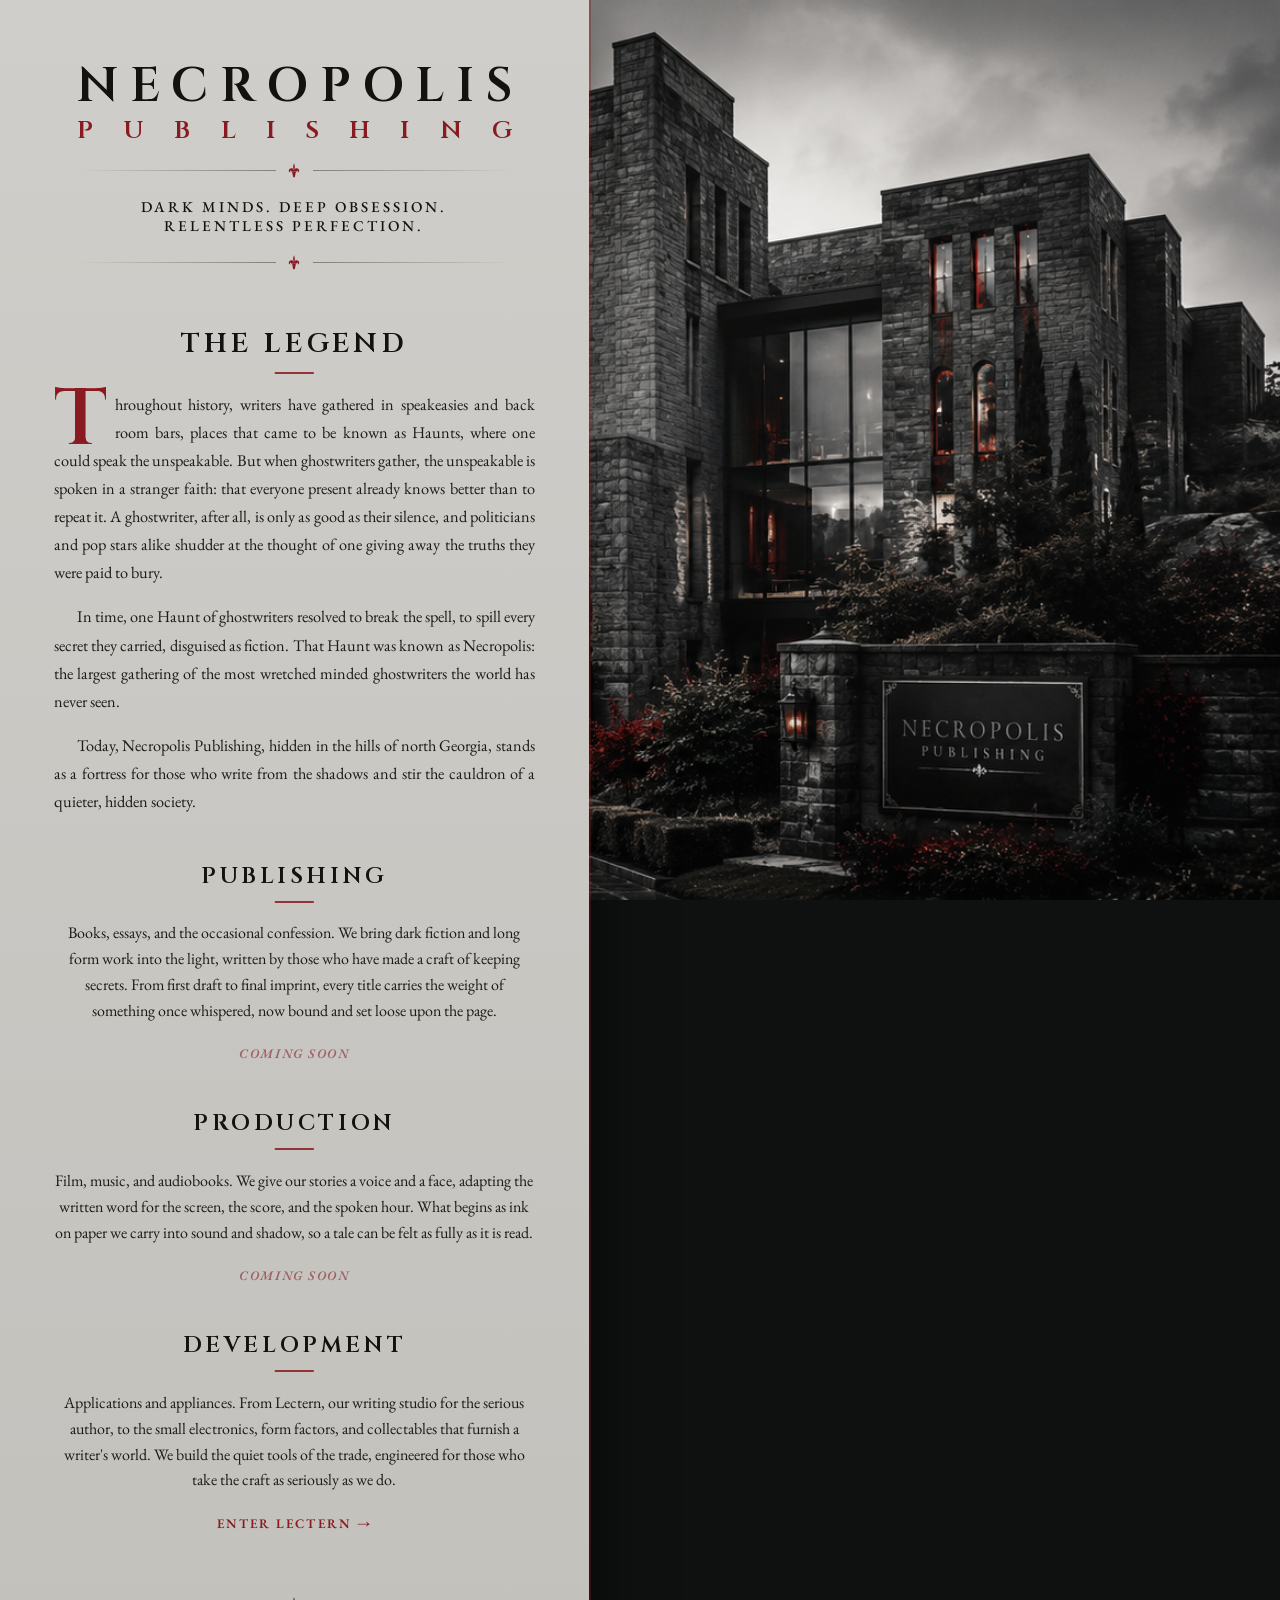
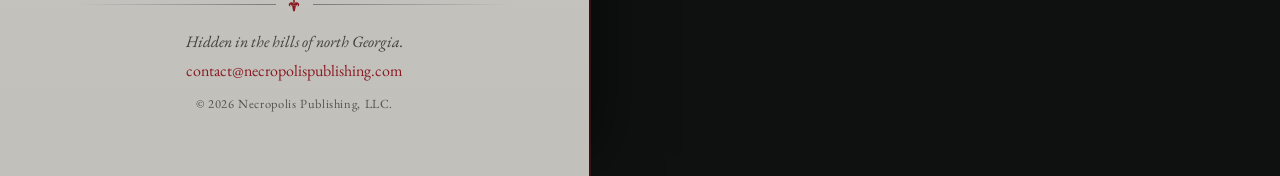
<file: index.html>
<!DOCTYPE html>
<html lang="en" class="no-js">
<head>
  <meta charset="UTF-8">
  <meta name="viewport" content="width=device-width, initial-scale=1.0">
  <title>Necropolis Publishing</title>
  <meta name="description" content="Necropolis Publishing. Dark minds. Deep obsession. Relentless perfection. A fortress for those who write from the shadows, hidden in the hills of north Georgia.">

  <!-- Open Graph -->
  <meta property="og:title" content="Necropolis Publishing">
  <meta property="og:description" content="Dark minds. Deep obsession. Relentless perfection.">
  <meta property="og:type" content="website">
  <meta property="og:url" content="https://necropolispublishing.com">
  <meta property="og:image" content="https://necropolispublishing.com/og-image.png">
  <meta name="twitter:card" content="summary">
  <meta name="twitter:title" content="Necropolis Publishing">
  <meta name="twitter:description" content="Dark minds. Deep obsession. Relentless perfection.">
  <meta name="twitter:image" content="https://necropolispublishing.com/og-image.png">
  <meta name="theme-color" content="#8a1a22">

  <!-- Favicons. Keep these files in the same folder as this page. -->
  <link rel="icon" href="favicon.ico" sizes="any">
  <link rel="icon" type="image/svg+xml" href="favicon.svg">
  <link rel="apple-touch-icon" href="apple-touch-icon.png">
  <link rel="manifest" href="site.webmanifest">

  <!-- Display face: our own Necropolis Titling (Cinzel derivative, OFL, self-hosted). Body: EB Garamond. -->
  <link rel="preconnect" href="https://fonts.googleapis.com">
  <link rel="preconnect" href="https://fonts.gstatic.com" crossorigin>
  <link href="https://fonts.googleapis.com/css2?family=EB+Garamond:ital,wght@0,400;0,500;0,600;1,400&display=swap" rel="stylesheet">

  <script>document.documentElement.className = 'js';</script>

  <style>
    @font-face {
      font-family: 'Necropolis Titling';
      src: url('NecropolisTitling.woff2') format('woff2');
      font-weight: 100 900;
      font-style: normal;
      font-display: swap;
    }
    :root {
      --panel-top: #cfceca;
      --panel-bottom: #c1c0bb;
      --ink: #1c1b18;
      --ink-strong: #131210;
      --ink-soft: #423f39;
      --crimson: #8a1a22;
      --crimson-deep: #6d1219;
      --crimson-mute: #a06166;
      --rule: rgba(26, 24, 22, 0.42);
      --wordmark-w: clamp(16rem, 34vw, 28rem);
      --measure: 33rem;
      --serif: 'EB Garamond', 'Palatino Linotype', Palatino, 'Book Antiqua', Georgia, serif;
      --display: 'Necropolis Titling', 'Cinzel', 'Times New Roman', serif;
    }

    * { margin: 0; padding: 0; box-sizing: border-box; }

    html, body { height: 100%; }

    body {
      min-height: 100vh;
      background-color: #0f1010;
      color: var(--ink);
      font-family: var(--serif);
      -webkit-font-smoothing: antialiased;
      text-rendering: optimizeLegibility;
    }

    /* Fixed atmosphere behind everything. Using a fixed element rather than
       background-attachment for reliable rendering across engines. */
    .bg {
      position: fixed;
      inset: 0;
      z-index: 0;
      background-color: #14140f;
      background-image: url('necropolis_no_text.png');
      background-size: cover;
      background-position: center right;
      background-repeat: no-repeat;
    }

    /* Castle masthead shown only on narrow screens. */
    .hero {
      display: none;
      position: relative;
      z-index: 1;
      width: 100%;
      height: 42vh;
      min-height: 260px;
      background-image: url('necropolis_no_text.png');
      background-size: cover;
      background-position: center;
    }
    .hero::after {
      content: '';
      position: absolute;
      inset: 0;
      background: linear-gradient(180deg, rgba(15, 16, 16, 0.10) 40%, var(--panel-top) 100%);
    }

    .panel {
      position: relative;
      z-index: 1;
      width: min(46%, 640px);
      min-height: 100vh;
      background: linear-gradient(180deg, var(--panel-top) 0%, var(--panel-bottom) 100%);
      padding: clamp(3rem, 7vh, 6rem) clamp(1.6rem, 4.2vw, 3.6rem) 4rem;
      box-shadow: 2px 0 0 rgba(138, 26, 34, 0.35), 26px 0 60px -22px rgba(0, 0, 0, 0.6);
    }

    .wrap {
      max-width: var(--measure);
      margin: 0 auto;
      text-align: center;
    }

    /* Wordmark. Both lines fill the same width edge to edge via flex,
       so PUBLISHING sits directly under NECROPOLIS end to end. */
    .brand { width: var(--wordmark-w); margin: 0 auto; }

    .brand-line {
      display: flex;
      justify-content: space-between;
      line-height: 1;
      font-family: var(--display);
    }
    .brand-line span { display: block; }

    .brand-necropolis {
      font-size: clamp(2.1rem, 4.6vw, 3rem);
      font-weight: 600;
      color: var(--ink-strong);
    }
    .brand-publishing {
      margin-top: 0.5rem;
      font-size: clamp(1.15rem, 2.4vw, 1.55rem);
      font-weight: 500;
      color: var(--crimson);
    }

    /* Ornamental rule. One definition, reused, so both lines are identical. */
    .rule {
      display: flex;
      align-items: center;
      gap: 0.7rem;
      width: var(--wordmark-w);
      margin: 1.15rem auto;
    }
    .rule-line { flex: 1; height: 1px; }
    .rule-line.left { background: linear-gradient(to right, transparent, var(--rule)); }
    .rule-line.right { background: linear-gradient(to left, transparent, var(--rule)); }
    .fleur {
      flex: none;
      height: 1.05rem;
      width: auto;
      fill: var(--crimson);
      display: block;
    }

    .tagline {
      font-size: clamp(0.72rem, 1.4vw, 0.94rem);
      font-weight: 500;
      letter-spacing: 0.2em;
      text-transform: uppercase;
      color: var(--ink-strong);
      margin: 0 auto;
    }

    /* Section headings, shared by The Legend and the three offers. */
    .section {
      margin-top: clamp(2.6rem, 6vh, 4.2rem);
    }
    .section-title {
      position: relative;
      font-family: var(--display);
      font-weight: 600;
      letter-spacing: 0.16em;
      text-transform: uppercase;
      color: var(--ink-strong);
      font-size: clamp(1.25rem, 2.6vw, 1.7rem);
      padding-bottom: 0.75rem;
      margin-bottom: 1.1rem;
    }
    .section-title::after {
      content: '';
      position: absolute;
      left: 50%;
      bottom: 0;
      transform: translateX(-50%);
      width: 2.4rem;
      height: 2px;
      background: var(--crimson);
      opacity: 0.85;
    }

    /* The legend reads like a book: left aligned with a crimson drop cap.
       first-letter is used instead of initial-letter, which does not render
       reliably in this environment. */
    .legend { text-align: left; }
    .legend p {
      font-size: clamp(1.02rem, 1.1vw, 1.14rem);
      line-height: 1.72;
      color: var(--ink);
      margin: 0 0 1rem;
      text-align: justify;
      -webkit-hyphens: auto;
      hyphens: auto;
    }
    .legend p + p { text-indent: 1.4em; }
    .legend p:first-of-type::first-letter {
      float: left;
      font-family: var(--display);
      font-weight: 600;
      font-size: 4.9em;
      line-height: 0.68;
      padding: 0.02em 0.1em 0 0;
      color: var(--crimson);
    }

    /* Offers */
    .offer { margin-top: clamp(2.2rem, 5vh, 3.4rem); }
    .offer-title { font-size: clamp(1.05rem, 2.2vw, 1.4rem); }
    .offer-copy {
      font-size: clamp(1rem, 1vw, 1.1rem);
      line-height: 1.62;
      color: var(--ink);
      margin: 0 auto 1.15rem;
      max-width: 30rem;
    }

    .cta {
      display: inline-block;
      font-family: var(--serif);
      font-weight: 600;
      font-size: 0.82rem;
      letter-spacing: 0.16em;
      text-transform: uppercase;
    }
    .cta-live {
      position: relative;
      color: var(--crimson);
      text-decoration: none;
      transition: color 0.3s ease;
    }
    .cta-live::after {
      content: '';
      position: absolute;
      left: 0; right: 0; bottom: -3px;
      height: 1px;
      background: currentColor;
      transform: scaleX(0);
      transform-origin: left;
      transition: transform 0.35s ease;
    }
    .cta-live:hover, .cta-live:focus-visible { color: var(--crimson-deep); }
    .cta-live:hover::after, .cta-live:focus-visible::after { transform: scaleX(1); }
    .cta-live:focus-visible { outline: 2px solid var(--crimson); outline-offset: 4px; }
    .cta-live .arrow { font-family: var(--serif); margin-left: 0.4em; }

    .cta-dead {
      color: var(--crimson-mute);
      font-style: italic;
      letter-spacing: 0.12em;
      cursor: not-allowed;
      user-select: none;
    }

    /* Footer */
    .footer {
      margin-top: clamp(3rem, 7vh, 5rem);
      color: var(--ink-soft);
    }
    .footer .place {
      font-style: italic;
      font-size: 1rem;
      margin-bottom: 0.5rem;
    }
    .footer a {
      color: var(--crimson);
      text-decoration: none;
      border-bottom: 1px solid transparent;
      transition: border-color 0.3s ease;
    }
    .footer a:hover { border-color: var(--crimson); }
    .footer .copy {
      display: block;
      margin-top: 0.9rem;
      font-size: 0.78rem;
      letter-spacing: 0.05em;
      opacity: 0.85;
    }

    /* Gentle reveal on scroll, progressive and motion safe. */
    .js .reveal { opacity: 0; transform: translateY(14px); transition: opacity 0.8s ease, transform 0.8s ease; }
    .js .reveal.in { opacity: 1; transform: none; }
    @media (prefers-reduced-motion: reduce) {
      .js .reveal { opacity: 1; transform: none; transition: none; }
    }

    @media (max-width: 900px) {
      .bg { display: none; }
      .hero { display: block; }
      .panel {
        width: 100%;
        box-shadow: none;
        border: none;
        background: linear-gradient(180deg, var(--panel-top) 0%, var(--panel-bottom) 100%);
      }
    }
  </style>
</head>
<body>
  <div class="bg"></div>

  <div class="hero" aria-hidden="true"></div>

  <main class="panel">
    <div class="wrap">

      <!-- Wordmark, recreated from the reference. -->
      <header class="reveal">
        <div class="brand" aria-label="Necropolis Publishing">
          <div class="brand-line brand-necropolis" aria-hidden="true">
            <span>N</span><span>E</span><span>C</span><span>R</span><span>O</span><span>P</span><span>O</span><span>L</span><span>I</span><span>S</span>
          </div>
          <div class="brand-line brand-publishing" aria-hidden="true">
            <span>P</span><span>U</span><span>B</span><span>L</span><span>I</span><span>S</span><span>H</span><span>I</span><span>N</span><span>G</span>
          </div>
        </div>

        <div class="rule" aria-hidden="true">
          <span class="rule-line left"></span>
          <svg class="fleur" viewBox="0 0 100 120" xmlns="http://www.w3.org/2000/svg" role="img" aria-label="fleur-de-lis">
            <path d="M50 8 C 44 26 40 42 50 58 C 60 42 56 26 50 8 Z"/>
            <path d="M50 52 C 40 44 26 42 18 50 C 8 60 12 76 26 74 C 16 68 22 56 40 60 C 44 56 47 54 50 52 Z"/>
            <path d="M50 52 C 60 44 74 42 82 50 C 92 60 88 76 74 74 C 84 68 78 56 60 60 C 56 56 53 54 50 52 Z"/>
            <rect x="26" y="58" width="48" height="9" rx="4"/>
            <path d="M36 67 L64 67 L57 104 C 57 112 43 112 43 104 Z"/>
          </svg>
          <span class="rule-line right"></span>
        </div>

        <p class="tagline">Dark minds. Deep obsession.<br>Relentless perfection.</p>

        <div class="rule" aria-hidden="true">
          <span class="rule-line left"></span>
          <svg class="fleur" viewBox="0 0 100 120" xmlns="http://www.w3.org/2000/svg" role="img" aria-label="fleur-de-lis">
            <path d="M50 8 C 44 26 40 42 50 58 C 60 42 56 26 50 8 Z"/>
            <path d="M50 52 C 40 44 26 42 18 50 C 8 60 12 76 26 74 C 16 68 22 56 40 60 C 44 56 47 54 50 52 Z"/>
            <path d="M50 52 C 60 44 74 42 82 50 C 92 60 88 76 74 74 C 84 68 78 56 60 60 C 56 56 53 54 50 52 Z"/>
            <rect x="26" y="58" width="48" height="9" rx="4"/>
            <path d="M36 67 L64 67 L57 104 C 57 112 43 112 43 104 Z"/>
          </svg>
          <span class="rule-line right"></span>
        </div>
      </header>

      <!-- The Legend -->
      <section class="section reveal">
        <h2 class="section-title">The Legend</h2>
        <div class="legend">
          <p>Throughout history, writers have gathered in speakeasies and back room bars, places that came to be known as Haunts, where one could speak the unspeakable. But when ghostwriters gather, the unspeakable is spoken in a stranger faith: that everyone present already knows better than to repeat it. A ghostwriter, after all, is only as good as their silence, and politicians and pop stars alike shudder at the thought of one giving away the truths they were paid to bury.</p>
          <p>In time, one Haunt of ghostwriters resolved to break the spell, to spill every secret they carried, disguised as fiction. That Haunt was known as Necropolis: the largest gathering of the most wretched minded ghostwriters the world has never seen.</p>
          <p>Today, Necropolis Publishing, hidden in the hills of north Georgia, stands as a fortress for those who write from the shadows and stir the cauldron of a quieter, hidden society.</p>
        </div>
      </section>

      <!-- Offers -->
      <section class="section offer reveal">
        <h2 class="section-title offer-title">Publishing</h2>
        <p class="offer-copy">Books, essays, and the occasional confession. We bring dark fiction and long form work into the light, written by those who have made a craft of keeping secrets. From first draft to final imprint, every title carries the weight of something once whispered, now bound and set loose upon the page.</p>
        <span class="cta cta-dead" aria-disabled="true">Coming Soon</span>
      </section>

      <section class="section offer reveal">
        <h2 class="section-title offer-title">Production</h2>
        <p class="offer-copy">Film, music, and audiobooks. We give our stories a voice and a face, adapting the written word for the screen, the score, and the spoken hour. What begins as ink on paper we carry into sound and shadow, so a tale can be felt as fully as it is read.</p>
        <span class="cta cta-dead" aria-disabled="true">Coming Soon</span>
      </section>

      <section class="section offer reveal">
        <h2 class="section-title offer-title">Development</h2>
        <p class="offer-copy">Applications and appliances. From Lectern, our writing studio for the serious author, to the small electronics, form factors, and collectables that furnish a writer's world. We build the quiet tools of the trade, engineered for those who take the craft as seriously as we do.</p>
        <a class="cta cta-live" href="https://lectern.necropolispublishing.com/" target="_blank" rel="noopener">Enter Lectern<span class="arrow">&rarr;</span></a>
      </section>

      <!-- Footer -->
      <footer class="footer reveal">
        <div class="rule" aria-hidden="true">
          <span class="rule-line left"></span>
          <svg class="fleur" viewBox="0 0 100 120" xmlns="http://www.w3.org/2000/svg" role="img" aria-label="fleur-de-lis">
            <path d="M50 8 C 44 26 40 42 50 58 C 60 42 56 26 50 8 Z"/>
            <path d="M50 52 C 40 44 26 42 18 50 C 8 60 12 76 26 74 C 16 68 22 56 40 60 C 44 56 47 54 50 52 Z"/>
            <path d="M50 52 C 60 44 74 42 82 50 C 92 60 88 76 74 74 C 84 68 78 56 60 60 C 56 56 53 54 50 52 Z"/>
            <rect x="26" y="58" width="48" height="9" rx="4"/>
            <path d="M36 67 L64 67 L57 104 C 57 112 43 112 43 104 Z"/>
          </svg>
          <span class="rule-line right"></span>
        </div>
        <p class="place">Hidden in the hills of north Georgia.</p>
        <a href="mailto:contact@necropolispublishing.com">contact@necropolispublishing.com</a>
        <span class="copy">&copy; 2026 Necropolis Publishing, LLC.</span>
      </footer>

    </div>
  </main>

  <script>
    (function () {
      var items = document.querySelectorAll('.reveal');
      if (!('IntersectionObserver' in window)) {
        items.forEach(function (el) { el.classList.add('in'); });
        return;
      }
      var io = new IntersectionObserver(function (entries) {
        entries.forEach(function (entry) {
          if (entry.isIntersecting) {
            entry.target.classList.add('in');
            io.unobserve(entry.target);
          }
        });
      }, { threshold: 0.12 });
      items.forEach(function (el) { io.observe(el); });
    })();
  </script>
</body>
</html>
</file>
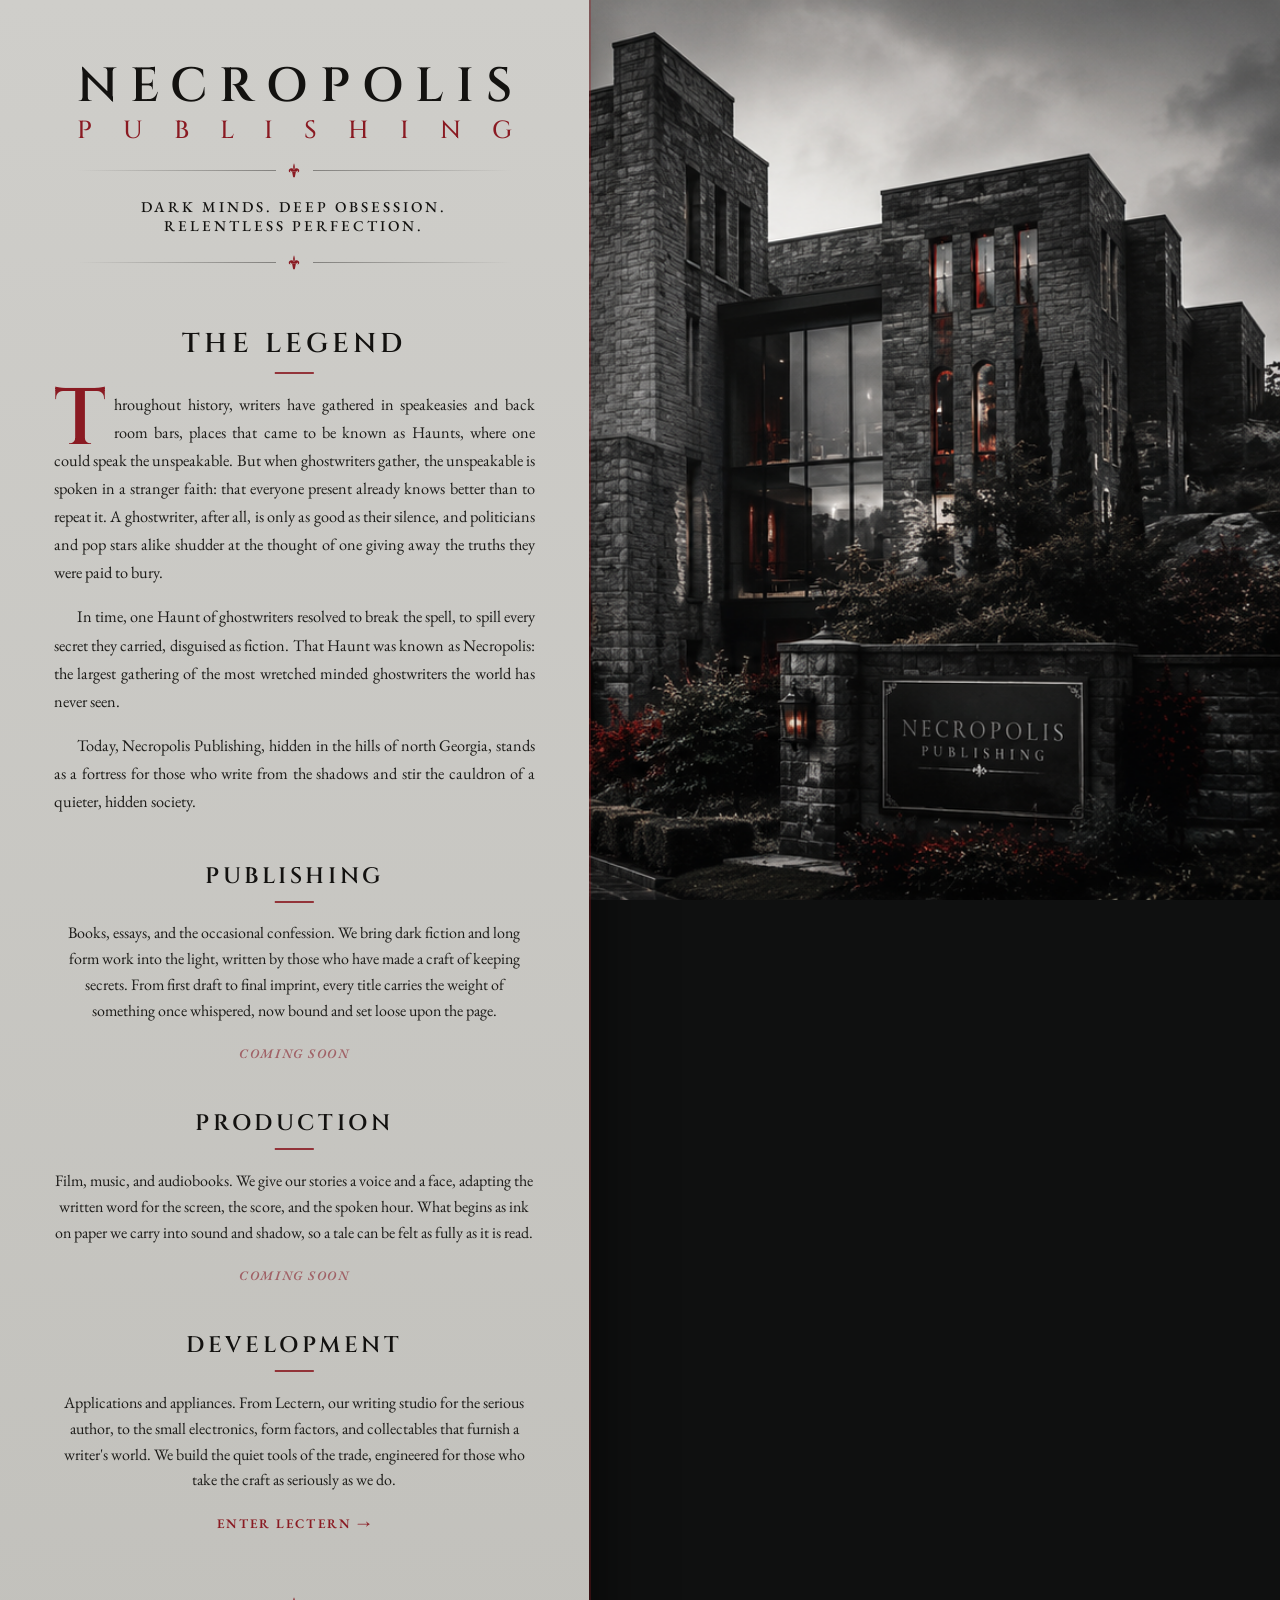
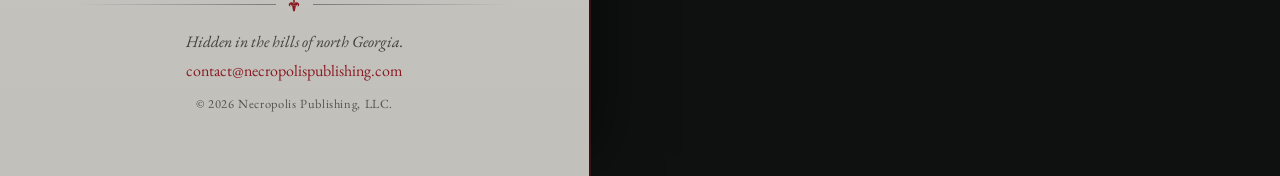
<file: necropolis.html>
<!DOCTYPE html>
<html lang="en" class="no-js">
<head>
  <meta charset="UTF-8">
  <meta name="viewport" content="width=device-width, initial-scale=1.0">
  <title>Necropolis Publishing</title>
  <meta name="description" content="Necropolis Publishing. Dark minds. Deep obsession. Relentless perfection. A fortress for those who write from the shadows, hidden in the hills of north Georgia.">

  <!-- Open Graph. Swap the image path for an absolute URL in production. -->
  <meta property="og:title" content="Necropolis Publishing">
  <meta property="og:description" content="Dark minds. Deep obsession. Relentless perfection.">
  <meta property="og:type" content="website">
  <meta property="og:image" content="necropolis_no_text.png">
  <meta name="theme-color" content="#8a1a22">

  <!-- Favicons. Keep these files in the same folder as this page. -->
  <link rel="icon" href="favicon.ico" sizes="any">
  <link rel="icon" type="image/svg+xml" href="favicon.svg">
  <link rel="apple-touch-icon" href="apple-touch-icon.png">
  <link rel="manifest" href="site.webmanifest">

  <!-- Cinzel is open licensed (OFL). Trajan is commercial and intentionally not used. -->
  <link rel="preconnect" href="https://fonts.googleapis.com">
  <link rel="preconnect" href="https://fonts.gstatic.com" crossorigin>
  <link href="https://fonts.googleapis.com/css2?family=Cinzel:wght@400;500;600;700&family=EB+Garamond:ital,wght@0,400;0,500;0,600;1,400&display=swap" rel="stylesheet">

  <script>document.documentElement.className = 'js';</script>

  <style>
    :root {
      --panel-top: #cfceca;
      --panel-bottom: #c1c0bb;
      --ink: #1c1b18;
      --ink-strong: #131210;
      --ink-soft: #423f39;
      --crimson: #8a1a22;
      --crimson-deep: #6d1219;
      --crimson-mute: #a06166;
      --rule: rgba(26, 24, 22, 0.42);
      --wordmark-w: clamp(16rem, 34vw, 28rem);
      --measure: 33rem;
      --serif: 'EB Garamond', 'Palatino Linotype', Palatino, 'Book Antiqua', Georgia, serif;
      --display: 'Cinzel', 'Times New Roman', serif;
    }

    * { margin: 0; padding: 0; box-sizing: border-box; }

    html, body { height: 100%; }

    body {
      min-height: 100vh;
      background-color: #0f1010;
      color: var(--ink);
      font-family: var(--serif);
      -webkit-font-smoothing: antialiased;
      text-rendering: optimizeLegibility;
    }

    /* Fixed atmosphere behind everything. Using a fixed element rather than
       background-attachment for reliable rendering across engines. */
    .bg {
      position: fixed;
      inset: 0;
      z-index: 0;
      background-color: #14140f;
      background-image: url('necropolis_no_text.png');
      background-size: cover;
      background-position: center right;
      background-repeat: no-repeat;
    }

    /* Castle masthead shown only on narrow screens. */
    .hero {
      display: none;
      position: relative;
      z-index: 1;
      width: 100%;
      height: 42vh;
      min-height: 260px;
      background-image: url('necropolis_no_text.png');
      background-size: cover;
      background-position: center;
    }
    .hero::after {
      content: '';
      position: absolute;
      inset: 0;
      background: linear-gradient(180deg, rgba(15, 16, 16, 0.10) 40%, var(--panel-top) 100%);
    }

    .panel {
      position: relative;
      z-index: 1;
      width: min(46%, 640px);
      min-height: 100vh;
      background: linear-gradient(180deg, var(--panel-top) 0%, var(--panel-bottom) 100%);
      padding: clamp(3rem, 7vh, 6rem) clamp(1.6rem, 4.2vw, 3.6rem) 4rem;
      box-shadow: 2px 0 0 rgba(138, 26, 34, 0.35), 26px 0 60px -22px rgba(0, 0, 0, 0.6);
    }

    .wrap {
      max-width: var(--measure);
      margin: 0 auto;
      text-align: center;
    }

    /* Wordmark. Both lines fill the same width edge to edge via flex,
       so PUBLISHING sits directly under NECROPOLIS end to end. */
    .brand { width: var(--wordmark-w); margin: 0 auto; }

    .brand-line {
      display: flex;
      justify-content: space-between;
      line-height: 1;
      font-family: var(--display);
    }
    .brand-line span { display: block; }

    .brand-necropolis {
      font-size: clamp(2.1rem, 4.6vw, 3rem);
      font-weight: 600;
      color: var(--ink-strong);
    }
    .brand-publishing {
      margin-top: 0.5rem;
      font-size: clamp(1.15rem, 2.4vw, 1.55rem);
      font-weight: 500;
      color: var(--crimson);
    }

    /* Ornamental rule. One definition, reused, so both lines are identical. */
    .rule {
      display: flex;
      align-items: center;
      gap: 0.7rem;
      width: var(--wordmark-w);
      margin: 1.15rem auto;
    }
    .rule-line { flex: 1; height: 1px; }
    .rule-line.left { background: linear-gradient(to right, transparent, var(--rule)); }
    .rule-line.right { background: linear-gradient(to left, transparent, var(--rule)); }
    .fleur {
      flex: none;
      height: 1.05rem;
      width: auto;
      fill: var(--crimson);
      display: block;
    }

    .tagline {
      font-size: clamp(0.72rem, 1.4vw, 0.94rem);
      font-weight: 500;
      letter-spacing: 0.2em;
      text-transform: uppercase;
      color: var(--ink-strong);
      margin: 0 auto;
    }

    /* Section headings, shared by The Legend and the three offers. */
    .section {
      margin-top: clamp(2.6rem, 6vh, 4.2rem);
    }
    .section-title {
      position: relative;
      font-family: var(--display);
      font-weight: 600;
      letter-spacing: 0.16em;
      text-transform: uppercase;
      color: var(--ink-strong);
      font-size: clamp(1.25rem, 2.6vw, 1.7rem);
      padding-bottom: 0.75rem;
      margin-bottom: 1.1rem;
    }
    .section-title::after {
      content: '';
      position: absolute;
      left: 50%;
      bottom: 0;
      transform: translateX(-50%);
      width: 2.4rem;
      height: 2px;
      background: var(--crimson);
      opacity: 0.85;
    }

    /* The legend reads like a book: left aligned with a crimson drop cap.
       first-letter is used instead of initial-letter, which does not render
       reliably in this environment. */
    .legend { text-align: left; }
    .legend p {
      font-size: clamp(1.02rem, 1.1vw, 1.14rem);
      line-height: 1.72;
      color: var(--ink);
      margin: 0 0 1rem;
      text-align: justify;
      -webkit-hyphens: auto;
      hyphens: auto;
    }
    .legend p + p { text-indent: 1.4em; }
    .legend p:first-of-type::first-letter {
      float: left;
      font-family: var(--display);
      font-weight: 600;
      font-size: 4.9em;
      line-height: 0.68;
      padding: 0.02em 0.1em 0 0;
      color: var(--crimson);
    }

    /* Offers */
    .offer { margin-top: clamp(2.2rem, 5vh, 3.4rem); }
    .offer-title { font-size: clamp(1.05rem, 2.2vw, 1.4rem); }
    .offer-copy {
      font-size: clamp(1rem, 1vw, 1.1rem);
      line-height: 1.62;
      color: var(--ink);
      margin: 0 auto 1.15rem;
      max-width: 30rem;
    }

    .cta {
      display: inline-block;
      font-family: var(--serif);
      font-weight: 600;
      font-size: 0.82rem;
      letter-spacing: 0.16em;
      text-transform: uppercase;
    }
    .cta-live {
      position: relative;
      color: var(--crimson);
      text-decoration: none;
      transition: color 0.3s ease;
    }
    .cta-live::after {
      content: '';
      position: absolute;
      left: 0; right: 0; bottom: -3px;
      height: 1px;
      background: currentColor;
      transform: scaleX(0);
      transform-origin: left;
      transition: transform 0.35s ease;
    }
    .cta-live:hover, .cta-live:focus-visible { color: var(--crimson-deep); }
    .cta-live:hover::after, .cta-live:focus-visible::after { transform: scaleX(1); }
    .cta-live:focus-visible { outline: 2px solid var(--crimson); outline-offset: 4px; }
    .cta-live .arrow { font-family: var(--serif); margin-left: 0.4em; }

    .cta-dead {
      color: var(--crimson-mute);
      font-style: italic;
      letter-spacing: 0.12em;
      cursor: not-allowed;
      user-select: none;
    }

    /* Footer */
    .footer {
      margin-top: clamp(3rem, 7vh, 5rem);
      color: var(--ink-soft);
    }
    .footer .place {
      font-style: italic;
      font-size: 1rem;
      margin-bottom: 0.5rem;
    }
    .footer a {
      color: var(--crimson);
      text-decoration: none;
      border-bottom: 1px solid transparent;
      transition: border-color 0.3s ease;
    }
    .footer a:hover { border-color: var(--crimson); }
    .footer .copy {
      display: block;
      margin-top: 0.9rem;
      font-size: 0.78rem;
      letter-spacing: 0.05em;
      opacity: 0.85;
    }

    /* Gentle reveal on scroll, progressive and motion safe. */
    .js .reveal { opacity: 0; transform: translateY(14px); transition: opacity 0.8s ease, transform 0.8s ease; }
    .js .reveal.in { opacity: 1; transform: none; }
    @media (prefers-reduced-motion: reduce) {
      .js .reveal { opacity: 1; transform: none; transition: none; }
    }

    @media (max-width: 900px) {
      .bg { display: none; }
      .hero { display: block; }
      .panel {
        width: 100%;
        box-shadow: none;
        border: none;
        background: linear-gradient(180deg, var(--panel-top) 0%, var(--panel-bottom) 100%);
      }
    }
  </style>
</head>
<body>
  <div class="bg"></div>

  <div class="hero" aria-hidden="true"></div>

  <main class="panel">
    <div class="wrap">

      <!-- Wordmark, recreated from the reference. -->
      <header class="reveal">
        <div class="brand" aria-label="Necropolis Publishing">
          <div class="brand-line brand-necropolis" aria-hidden="true">
            <span>N</span><span>E</span><span>C</span><span>R</span><span>O</span><span>P</span><span>O</span><span>L</span><span>I</span><span>S</span>
          </div>
          <div class="brand-line brand-publishing" aria-hidden="true">
            <span>P</span><span>U</span><span>B</span><span>L</span><span>I</span><span>S</span><span>H</span><span>I</span><span>N</span><span>G</span>
          </div>
        </div>

        <div class="rule" aria-hidden="true">
          <span class="rule-line left"></span>
          <svg class="fleur" viewBox="0 0 100 120" xmlns="http://www.w3.org/2000/svg" role="img" aria-label="fleur-de-lis">
            <path d="M50 8 C 44 26 40 42 50 58 C 60 42 56 26 50 8 Z"/>
            <path d="M50 52 C 40 44 26 42 18 50 C 8 60 12 76 26 74 C 16 68 22 56 40 60 C 44 56 47 54 50 52 Z"/>
            <path d="M50 52 C 60 44 74 42 82 50 C 92 60 88 76 74 74 C 84 68 78 56 60 60 C 56 56 53 54 50 52 Z"/>
            <rect x="26" y="58" width="48" height="9" rx="4"/>
            <path d="M36 67 L64 67 L57 104 C 57 112 43 112 43 104 Z"/>
          </svg>
          <span class="rule-line right"></span>
        </div>

        <p class="tagline">Dark minds. Deep obsession.<br>Relentless perfection.</p>

        <div class="rule" aria-hidden="true">
          <span class="rule-line left"></span>
          <svg class="fleur" viewBox="0 0 100 120" xmlns="http://www.w3.org/2000/svg" role="img" aria-label="fleur-de-lis">
            <path d="M50 8 C 44 26 40 42 50 58 C 60 42 56 26 50 8 Z"/>
            <path d="M50 52 C 40 44 26 42 18 50 C 8 60 12 76 26 74 C 16 68 22 56 40 60 C 44 56 47 54 50 52 Z"/>
            <path d="M50 52 C 60 44 74 42 82 50 C 92 60 88 76 74 74 C 84 68 78 56 60 60 C 56 56 53 54 50 52 Z"/>
            <rect x="26" y="58" width="48" height="9" rx="4"/>
            <path d="M36 67 L64 67 L57 104 C 57 112 43 112 43 104 Z"/>
          </svg>
          <span class="rule-line right"></span>
        </div>
      </header>

      <!-- The Legend -->
      <section class="section reveal">
        <h2 class="section-title">The Legend</h2>
        <div class="legend">
          <p>Throughout history, writers have gathered in speakeasies and back room bars, places that came to be known as Haunts, where one could speak the unspeakable. But when ghostwriters gather, the unspeakable is spoken in a stranger faith: that everyone present already knows better than to repeat it. A ghostwriter, after all, is only as good as their silence, and politicians and pop stars alike shudder at the thought of one giving away the truths they were paid to bury.</p>
          <p>In time, one Haunt of ghostwriters resolved to break the spell, to spill every secret they carried, disguised as fiction. That Haunt was known as Necropolis: the largest gathering of the most wretched minded ghostwriters the world has never seen.</p>
          <p>Today, Necropolis Publishing, hidden in the hills of north Georgia, stands as a fortress for those who write from the shadows and stir the cauldron of a quieter, hidden society.</p>
        </div>
      </section>

      <!-- Offers -->
      <section class="section offer reveal">
        <h2 class="section-title offer-title">Publishing</h2>
        <p class="offer-copy">Books, essays, and the occasional confession. We bring dark fiction and long form work into the light, written by those who have made a craft of keeping secrets. From first draft to final imprint, every title carries the weight of something once whispered, now bound and set loose upon the page.</p>
        <span class="cta cta-dead" aria-disabled="true">Coming Soon</span>
      </section>

      <section class="section offer reveal">
        <h2 class="section-title offer-title">Production</h2>
        <p class="offer-copy">Film, music, and audiobooks. We give our stories a voice and a face, adapting the written word for the screen, the score, and the spoken hour. What begins as ink on paper we carry into sound and shadow, so a tale can be felt as fully as it is read.</p>
        <span class="cta cta-dead" aria-disabled="true">Coming Soon</span>
      </section>

      <section class="section offer reveal">
        <h2 class="section-title offer-title">Development</h2>
        <p class="offer-copy">Applications and appliances. From Lectern, our writing studio for the serious author, to the small electronics, form factors, and collectables that furnish a writer's world. We build the quiet tools of the trade, engineered for those who take the craft as seriously as we do.</p>
        <a class="cta cta-live" href="https://www.lectern.necropolispublishing.com" target="_blank" rel="noopener">Enter Lectern<span class="arrow">&rarr;</span></a>
      </section>

      <!-- Footer -->
      <footer class="footer reveal">
        <div class="rule" aria-hidden="true">
          <span class="rule-line left"></span>
          <svg class="fleur" viewBox="0 0 100 120" xmlns="http://www.w3.org/2000/svg" role="img" aria-label="fleur-de-lis">
            <path d="M50 8 C 44 26 40 42 50 58 C 60 42 56 26 50 8 Z"/>
            <path d="M50 52 C 40 44 26 42 18 50 C 8 60 12 76 26 74 C 16 68 22 56 40 60 C 44 56 47 54 50 52 Z"/>
            <path d="M50 52 C 60 44 74 42 82 50 C 92 60 88 76 74 74 C 84 68 78 56 60 60 C 56 56 53 54 50 52 Z"/>
            <rect x="26" y="58" width="48" height="9" rx="4"/>
            <path d="M36 67 L64 67 L57 104 C 57 112 43 112 43 104 Z"/>
          </svg>
          <span class="rule-line right"></span>
        </div>
        <p class="place">Hidden in the hills of north Georgia.</p>
        <a href="mailto:contact@necropolispublishing.com">contact@necropolispublishing.com</a>
        <span class="copy">&copy; 2026 Necropolis Publishing, LLC.</span>
      </footer>

    </div>
  </main>

  <script>
    (function () {
      var items = document.querySelectorAll('.reveal');
      if (!('IntersectionObserver' in window)) {
        items.forEach(function (el) { el.classList.add('in'); });
        return;
      }
      var io = new IntersectionObserver(function (entries) {
        entries.forEach(function (entry) {
          if (entry.isIntersecting) {
            entry.target.classList.add('in');
            io.unobserve(entry.target);
          }
        });
      }, { threshold: 0.12 });
      items.forEach(function (el) { io.observe(el); });
    })();
  </script>
</body>
</html>
</file>
